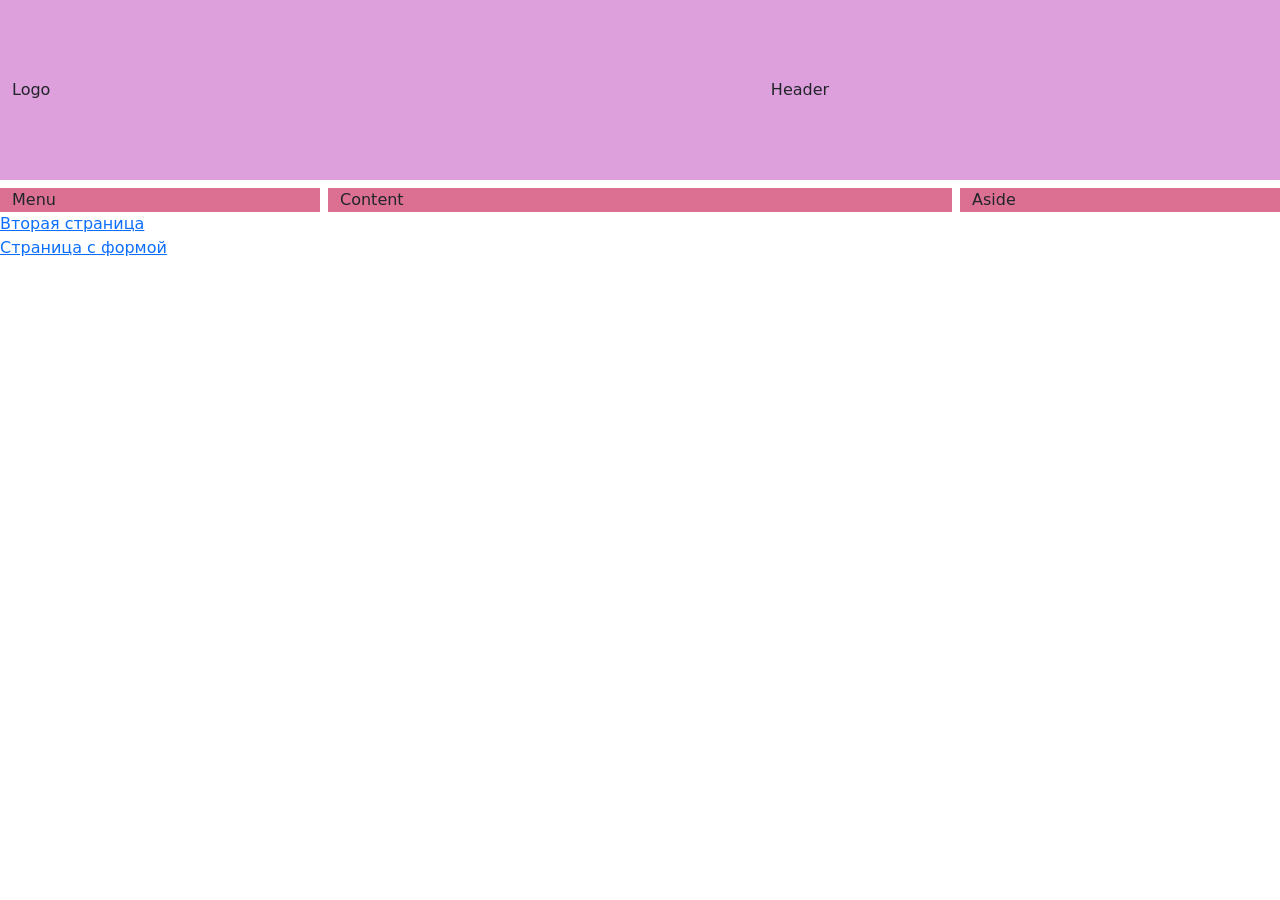
<file: index.html>
<!DOCTYPE html>
<html lang="en">
<head>
    <meta charset="UTF-8">
    <meta name="viewport" content="width=device-width, initial-scale=1.0">
    <title>Document</title>
    <link href="https://cdn.jsdelivr.net/npm/bootstrap@5.3.8/dist/css/bootstrap.min.css" rel="stylesheet" integrity="sha384-sRIl4kxILFvY47J16cr9ZwB07vP4J8+LH7qKQnuqkuIAvNWLzeN8tE5YBujZqJLB" crossorigin="anonymous">
    <link rel="stylesheet" href="css/1.css">
</head>
<body>
<div class="container-fluid">
<div class="header row align-items-center">
    <div class="col-lg-3 col-md-6 d-none d-lg-block d-md-block">Logo</div>
    <div class="header-text col-lg-9 col-md-6 col-sm-12">Header</div>
</div>
<div class="row mt-2">
    <div class="content col-lg-3 col-md-12 col-sm-12 order-sm-1 order-lg-1 order-md-1">Menu</div>
    <div class="content mx-2 col-lg col-md-8 col-sm-12 order-sm-3 order-lg-2 order-md-2">Content</div>
    <div class="content col-lg-3 col-md-4 col-sm-12 order-sm-2 order-lg-3 order-md-3">Aside</div>
</div>
</div>

<div><a href="second.html">Вторая страница</a></div>
<div><a href="form.html">Страница с формой</a></div>


   <script src="https://cdn.jsdelivr.net/npm/bootstrap@5.3.8/dist/js/bootstrap.bundle.min.js" integrity="sha384-FKyoEForCGlyvwx9Hj09JcYn3nv7wiPVlz7YYwJrWVcXK/BmnVDxM+D2scQbITxI" crossorigin="anonymous"></script> 
</body>
</html>
</file>
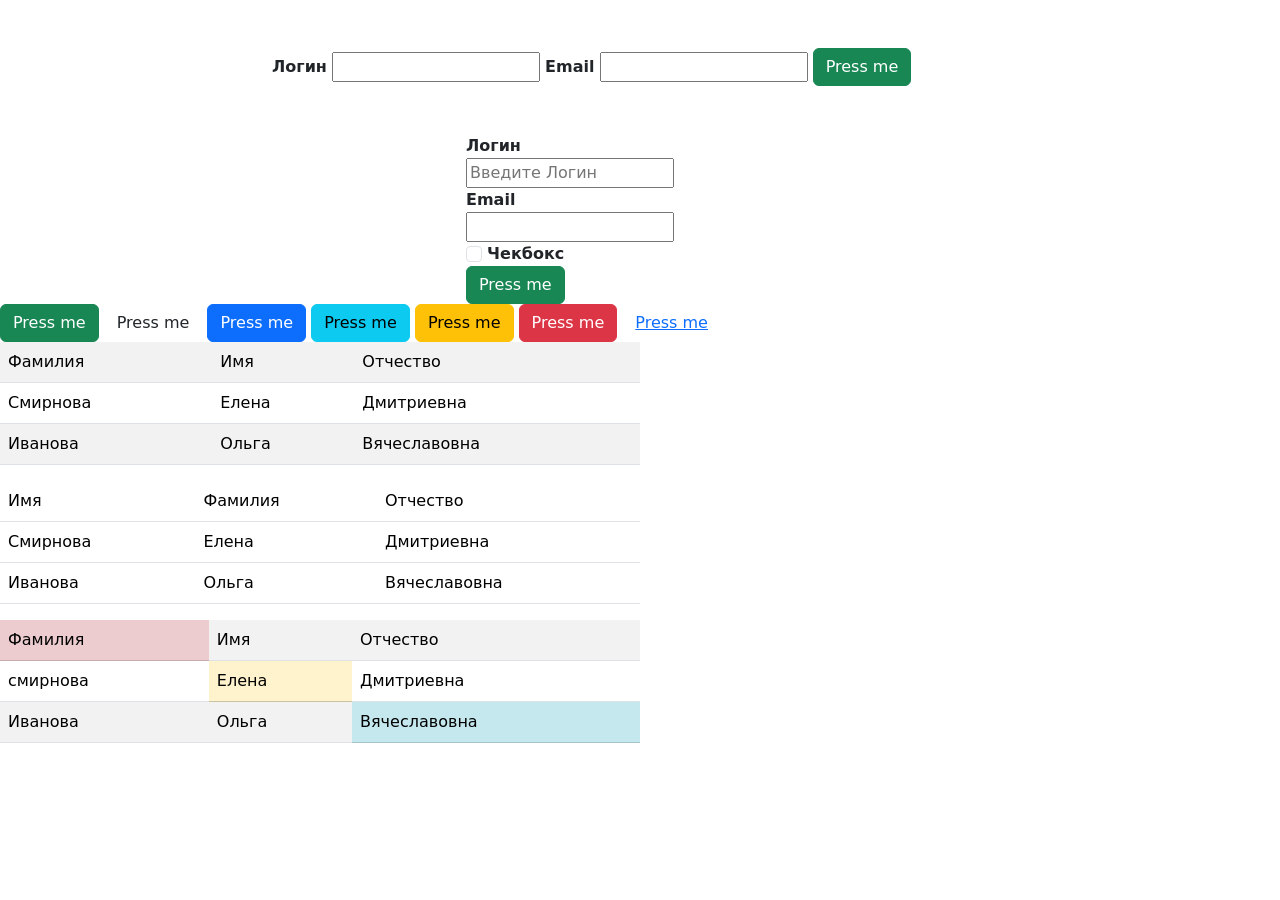
<file: form.html>
<!DOCTYPE html>
<html lang="en">

<head>
    <meta charset="UTF-8">
    <meta name="viewport" content="width=device-width, initial-scale=1.0">
    <title>Document</title>
    <link href="https://cdn.jsdelivr.net/npm/bootstrap@5.3.8/dist/css/bootstrap.min.css" rel="stylesheet"
        integrity="sha384-sRIl4kxILFvY47J16cr9ZwB07vP4J8+LH7qKQnuqkuIAvNWLzeN8tE5YBujZqJLB" crossorigin="anonymous">
    <link rel="stylesheet" href="css/form.css">
</head>

<body>
    <div class="container">
        <div class="row mt-5">
            <div class="col-8 mx-auto">
                <form action="">
                    <label for="text1">Логин</label>
                    <input type="text" id="text1">
                    <label for="text2">Email</label>
                    <input type="email" id="text2">
                    <input type="button" class="btn btn-success" value="Press me">
                </form>
            </div>
        </div>
    </div>
    <div class="container">
        <div class="row mt-5 mx-auto">
            <div class="col-2 offset-4">
                <label for="text1">Логин</label>
            </div>
            <div class="col-8 offset-4">
                <input type="text" id="text1" placeholder="Введите Логин">
            </div>
            <div class="col-2 offset-4">
                <label for="text2">Email</label>
            </div>
            <div class="col-8 offset-4">
                <input type="email" id="text2">
            </div>
            <div class="col-8 offset-4">
                <input type="checkbox" class="form-check-input" id="check1">
                <label for="check1" class="form-check-label">Чекбокс</label>
            </div>

            <div class="col-2 offset-4">
                <input type="button" class="btn btn-success" value="Press me">
            </div>



        </div>
    </div>
    </div>

<input type="button"class="btn btn-success" value="Press me">
<input type="button"class="btn btn-default" value="Press me">
<input type="button"class="btn btn-primary" value="Press me">
<input type="button"class="btn btn-info" value="Press me">
<input type="button"class="btn btn-warning" value="Press me">
<input type="button"class="btn btn-danger" value="Press me">
<input type="button"class="btn btn-link" value="Press me">

<table class="table table-striped">
    <tr>
        <td>Фамилия</td>
        <td>Имя</td>
        <td>Отчество</td>
    </tr>
    <tr>
        <td>Смирнова</td>
        <td>Елена</td>
        <td>Дмитриевна</td>
    </tr>
    <tr>
        <td>Иванова</td>
        <td>Ольга</td>
        <td>Вячеславовна</td>
    </tr>
</table>

<table class="table table-hover">
    <tr>
        <td>Имя</td>
        <td>Фамилия</td>
        <td>Отчество</td>
    </tr>
    <tr>
        <td>Смирнова</td>
        <td>Елена</td>
        <td>Дмитриевна</td>
    </tr>
    <tr>
        <td>Иванова</td>
        <td>Ольга</td>
        <td>Вячеславовна</td>
    </tr>
</table>

<table class="table table-striped">
    <tr>
        <td class="table-danger">Фамилия</td>
        <td>Имя</td>
        <td>Отчество</td>
    </tr>
    <tr>
        <td>смирнова</td>
        <td class="table-warning">Елена</td>
        <td>Дмитриевна</td>
    </tr>
    <tr>
        <td>Иванова</td>
        <td>Ольга</td>
        <td class="table-info">Вячеславовна</td>
    </tr>
</table>
</body>

</html>
</file>
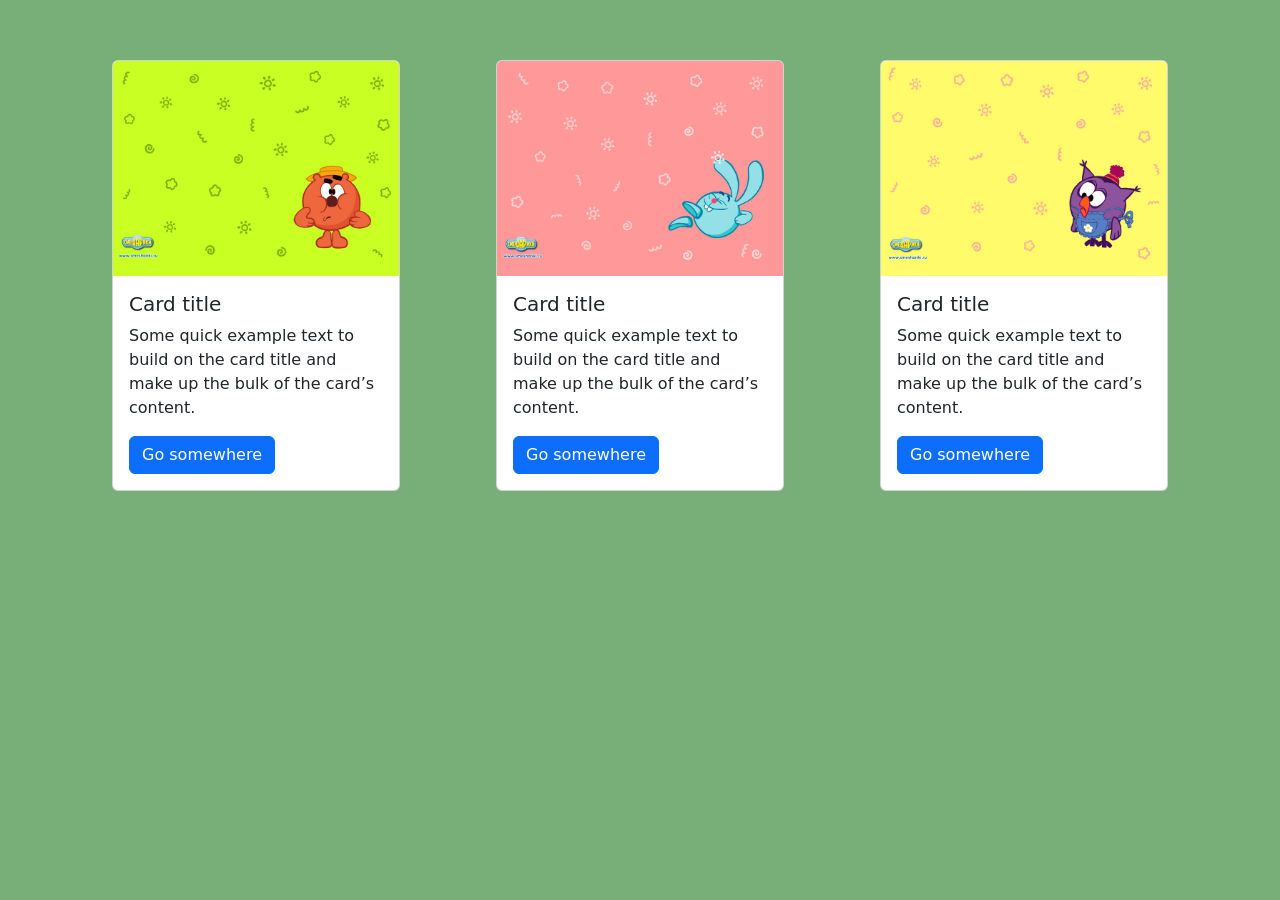
<file: second.html>
<!DOCTYPE html>
<html lang="en">

<head>
    <meta charset="UTF-8">
    <meta name="viewport" content="width=device-width, initial-scale=1.0">
    <title>Document</title>
    <link href="https://cdn.jsdelivr.net/npm/bootstrap@5.3.8/dist/css/bootstrap.min.css" rel="stylesheet"
        integrity="sha384-sRIl4kxILFvY47J16cr9ZwB07vP4J8+LH7qKQnuqkuIAvNWLzeN8tE5YBujZqJLB" crossorigin="anonymous">
    <link rel="stylesheet" href="css/second.css">
    <link rel="stylesheet" href="css/formsecond.css">
</head>

<body>
    <div class="main">
        <div class="container-fluid">
            <div class="row">
                <div class="col-lg-4 col-md-12">
                    <div class="card" style="width: 18rem;">
                        <img src="img/kopatych.jpg" class="card-img-top" alt="Копатыч">
                        <div class="card-body">
                            <h5 class="card-title">Card title</h5>
                            <p class="card-text">Some quick example text to build on the card title and make up the bulk
                                of the card’s content.</p>
                            <button type="button" class="btn btn-primary" data-bs-toggle="modal"
                                data-bs-target="#exampleModal">Go somewhere</button>
                        </div>
                    </div>
                </div>
                <div class="col-lg-4 col-md-12">
                    <div class="card" style="width: 18rem;">
                        <img src="img/krosh.jpg" class="card-img-top" alt="Крош">
                        <div class="card-body">
                            <h5 class="card-title">Card title</h5>
                            <p class="card-text">Some quick example text to build on the card title and make up the bulk
                                of the card’s content.</p>
                            <button type="button" class="btn btn-primary" data-bs-toggle="modal"
                                data-bs-target="#exampleModal">Go somewhere</button>
                        </div>
                    </div>
                </div>
                <div class="col-lg-4 col-md-12">
                    <div class="card" style="width: 18rem;">
                        <img src="img/sovunya.jpg" class="card-img-top" alt="Совунья">
                        <div class="card-body">
                            <h5 class="card-title">Card title</h5>
                            <p class="card-text">Some quick example text to build on the card title and make up the bulk
                                of the card’s content.</p>
                            <button type="button" class="btn btn-primary" data-bs-toggle="modal"
                                data-bs-target="#exampleModal">Go somewhere</button>
                        </div>
                    </div>
                </div>
            </div>
        </div>
    </div>

    <!-- Modal -->
    <div class="modal fade" id="exampleModal" tabindex="-1" aria-labelledby="exampleModalLabel" aria-hidden="true">
        <div class="modal-dialog">
            <div class="modal-content">
                <div class="modal-header">
                    <h1 class="modal-title fs-5" id="exampleModalLabel">Modal title</h1>
                    <button type="button" class="btn-close" data-bs-dismiss="modal" aria-label="Close"></button>
                </div>
                <div class="modal-body">
                    <div class="container">
                        <div class="row mt-5">
                            <div class="col-8 mx-auto">
                                <form action="">
                                    <div class="col-2 offset-4">
                                        <label for="text1">Логин</label>
                                    </div>
                                    <div class="col-8 offset-4">
                                        <input type="text" id="text1" placeholder="Введите Логин">
                                    </div>
                                    <div class="col-2 offset-4">
                                        <label for="text2">Email</label>
                                    </div>
                                    <div class="col-8 offset-4">
                                        <input type="email" id="text2">
                                    </div>
                                    <div class="col-8 offset-4">
                                        <input type="checkbox" class="form-check-input" id="check1">
                                        <label for="check1" class="form-check-label">Чекбокс</label>
                                    </div>
                                </form>
                            </div>
                        </div>
                    </div>
                </div>
                <div class="modal-footer">
                    <button type="button" class="btn btn-secondary" data-bs-dismiss="modal">Close</button>
                    <button type="button" class="btn btn-primary">Save changes</button>
                </div>
            </div>
        </div>
    </div>



    <script src="https://cdn.jsdelivr.net/npm/bootstrap@5.3.8/dist/js/bootstrap.bundle.min.js"
        integrity="sha384-FKyoEForCGlyvwx9Hj09JcYn3nv7wiPVlz7YYwJrWVcXK/BmnVDxM+D2scQbITxI"
        crossorigin="anonymous"></script>
</body>
</body>

</html>
</file>
<file: css/1.css>
.header{
    background-color: plum;
    min-height: 20vh;
}
.header-text{
    text-align: center;
}
.content{
background-color: palevioletred;
}
</file>
<file: css/form.css>
label{
    font-weight: bold;
}
table{
    width: 50vw !important;
}
</file>
<file: css/second.css>
.main{
    width: 90vw;
    margin: 50px auto;
}
.card{
    margin: 10px auto;
}
body{
    background-color: rgb(120, 174, 120);
}
</file>
<file: css/formsecond.css>
/* Центрируем содержимое внутри .modal-body и поднимаем его */
#exampleModal .modal-body {
  display: flex;
  flex-direction: column;
  align-items: center;
  padding-top: 0.5rem !important;      /* меньше отступ сверху — форма выше */
  padding-bottom: 0.5rem !important;  /* и снизу, чтобы не растягивало */
}

/* Поднимаем блок с формой (у тебя стоит класс mt-5) */
#exampleModal .container .row.mt-5 {
  margin-top: 0rem !important;        /* было ~3rem, теперь ~1rem — заметно выше */
}

/* Убираем влияние offset-4: задаём свою ширину и центрируем блоки */
#exampleModal .col-2.offset-4,
#exampleModal .col-8.offset-4 {
  width: auto;
  margin-left: 0;
  margin-right: 0;
  text-align: center;
}

/* Сами поля ввода делаем компактными и по центру */
#exampleModal input[type="text"],
#exampleModal input[type="email"],
#exampleModal input[type="button"] {
  max-width: 280px;
  width: 100%;
  box-sizing: border-box;
}

/* Чекбокс и его лейбл — в одну строку и по центру */
#exampleModal .form-check {
  display: flex;
  align-items: center;
  justify-content: center;
  gap: 8px;
  width: 100%;
}
</file>
